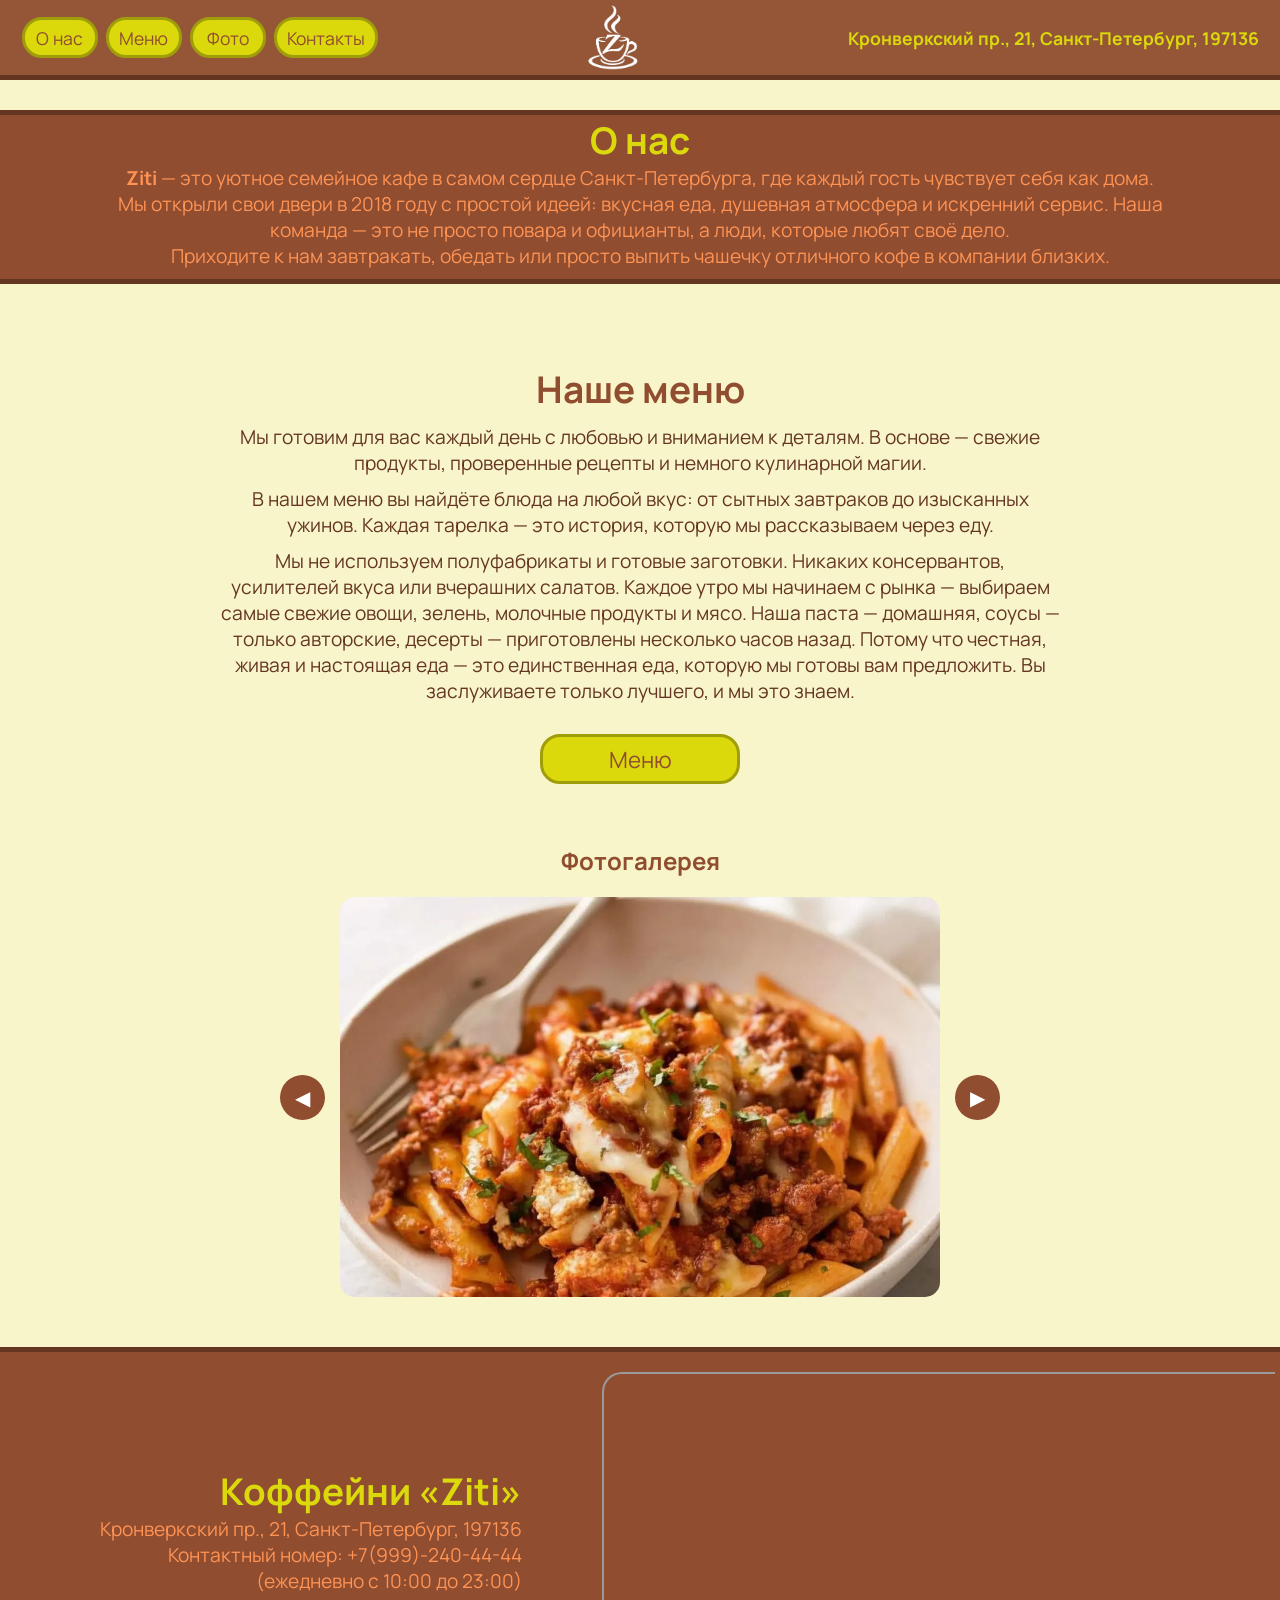
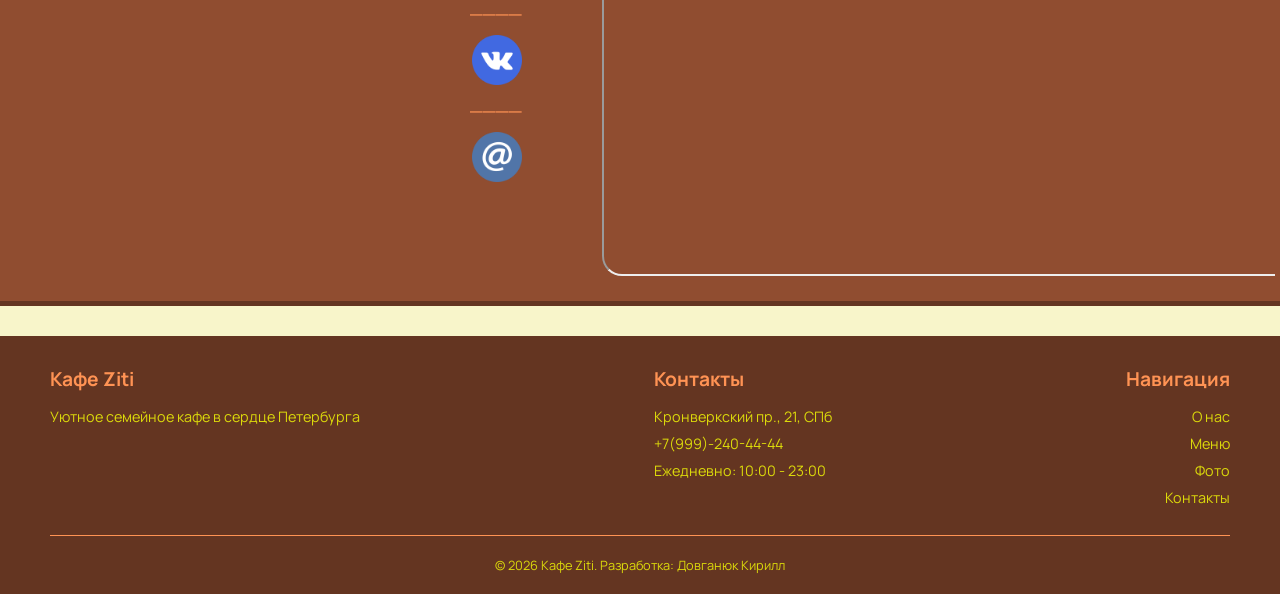
<file: index.html>
<!DOCTYPE html>
<html>

<head>
    <meta charset="UTF-8">
    <meta name="viewport" content="width=device-width, initial-scale=1.0">
    <link rel="stylesheet" href="style/style.css">
    <title>Кафе Ziti в Санкт-Петербурге</title>
    <script src="script/script.js" defer></script>
    <link rel="icon" href="images/logo.png" type="image/x-icon">
</head>

<body>
    <header>
        <div id="nav">
            <a href="#first">
                <div class="buttoms_header">О нас</div>
            </a>
            <a href="#info">
                <div class="buttoms_header">Меню</div>
            </a>
            <a href="#slider">
                <div class="buttoms_header">Фото</div>
            </a>
            <a href="#contacts">
                <div class="buttoms_header">Контакты</div>
            </a>
        </div>
        <a href="index.html">
            <div id="logo"><img src="images/logo.png" alt="Кафе Ziti"></div>
        </a>
        <a href="https://yandex.ru/maps/-/CPTjBSnR" target="_blank" id="adres">
            <div id="info_header">Кронверкский пр., 21, Санкт-Петербург, 197136</div>
        </a>
    </header>
    <main>
        <section id="first">
            <h1>О нас</h1>
            <article>
                <div>
                    <p><b>Ziti</b> — это уютное семейное кафе в самом сердце Санкт-Петербурга, где каждый
                        гость чувствует себя как дома.</p>
                    <p>Мы открыли свои двери в 2018 году с простой идеей: вкусная еда, душевная атмосфера и
                        искренний сервис. Наша команда — это не просто повара и официанты, а люди, которые
                        любят своё дело.</p>
                    <p>Приходите к нам завтракать, обедать или просто выпить чашечку отличного кофе в компании близких.
                    </p>
                </div>
            </article>
        </section>
        <section id="info">
            <h1>Наше меню</h1>
            <article>
                <div>
                    <p>Мы готовим для вас каждый день с любовью и вниманием к деталям. В основе — свежие продукты,
                        проверенные рецепты и немного кулинарной магии.</p>
                    <p>В нашем меню вы найдёте блюда на любой вкус: от сытных завтраков до изысканных ужинов. Каждая
                        тарелка — это история, которую мы рассказываем через еду.</p>
                    <p>Мы не используем полуфабрикаты и готовые заготовки. Никаких консервантов, усилителей вкуса или
                        вчерашних салатов. Каждое утро мы начинаем с рынка — выбираем самые свежие овощи, зелень,
                        молочные
                        продукты и мясо. Наша паста — домашняя, соусы — только авторские, десерты — приготовлены
                        несколько часов назад.
                        Потому что честная, живая и настоящая еда — это единственная еда, которую мы готовы вам
                        предложить. Вы заслуживаете только лучшего, и мы это знаем.</p>
                </div>
                <a href="menu.html"><button id="b_menu">Меню</button></a>
            </article>
        </section>
        <section id="slider">
            <h1>Фотогалерея</h1>
            <div class="slider">
                <button class="arrow left">◀</button>
                <div class="slider-images">
                    <img src="images/photo1.webp" alt="Блюдо 1" class="slide-img active">
                    <img src="images/photo2.webp" alt="Блюдо 2" class="slide-img">
                    <img src="images/photo3.png" alt="Блюдо 3" class="slide-img">
                    <img src="images/photo4.png" alt="Блюдо 4" class="slide-img">
                </div>
                <button class="arrow right">▶</button>
            </div>
        </section>
        <section id="contacts">
            <article>
                <h1>Коффейни «Ziti»</h1>
                <p>Кронверкский пр., 21, Санкт-Петербург, 197136</p>
                <p>Контактный номер: +7(999)-240-44-44</p>
                <p>(ежедневно с 10:00 до 23:00)</p>
                <p class="poloska">____</p>
                <a href="https://vk.com/" target="_blank"><img src="images/wk.png" alt="VK" width="50px"></a>
                <p class="poloska">____</p>
                <a href="https://mail.google.com/" target="_blank"><img src="images/gmail.png" alt="WK"
                        width="50px"></a>
            </article>
            <div style="position:relative;overflow:hidden;">
                <iframe
                    src="https://yandex.ru/map-widget/v1/?ll=30.319344%2C59.956957&mode=search&ol=geo&ouri=ymapsbm1%3A%2F%2Fgeo%3Fdata%3DCgoxNDk1NzY5MzA2ElzQoNC-0YHRgdC40Y8sINCh0LDQvdC60YIt0J_QtdGC0LXRgNCx0YPRgNCzLCDQmtGA0L7QvdCy0LXRgNC60YHQutC40Lkg0L_RgNC-0YHQv9C10LrRgiwgMjEvMiIKDeWN8kEV6NNvQg%2C%2C&z=18.73"
                    width="900" height="500" frameborder="1" allowfullscreen="true" style="position:relative;"></iframe>
            </div>
        </section>
    </main>

    <footer>
        <div class="footer-content">
            <div class="footer-section">
                <h3>Кафе Ziti</h3>
                <p>Уютное семейное кафе в сердце Петербурга</p>
            </div>
            <div class="footer-section">
                <h3>Контакты</h3>
                <p>Кронверкский пр., 21, СПб</p>
                <p>+7(999)-240-44-44</p>
                <p>Ежедневно: 10:00 - 23:00</p>
            </div>
            <div class="footer-section" id="footer_nav">
                <h3>Навигация</h3>
                <p><a href="#first">О нас</a></p>
                <p><a href="#info">Меню</a></p>
                <p><a href="#slider">Фото</a></p>
                <p><a href="#contacts">Контакты</a></p>
            </div>
        </div>
        <div class="footer-bottom">
            <p>© 2026 Кафе Ziti. Разработка: Довганюк Кирилл</p>
        </div>
    </footer>
</body>

</html>
</file>
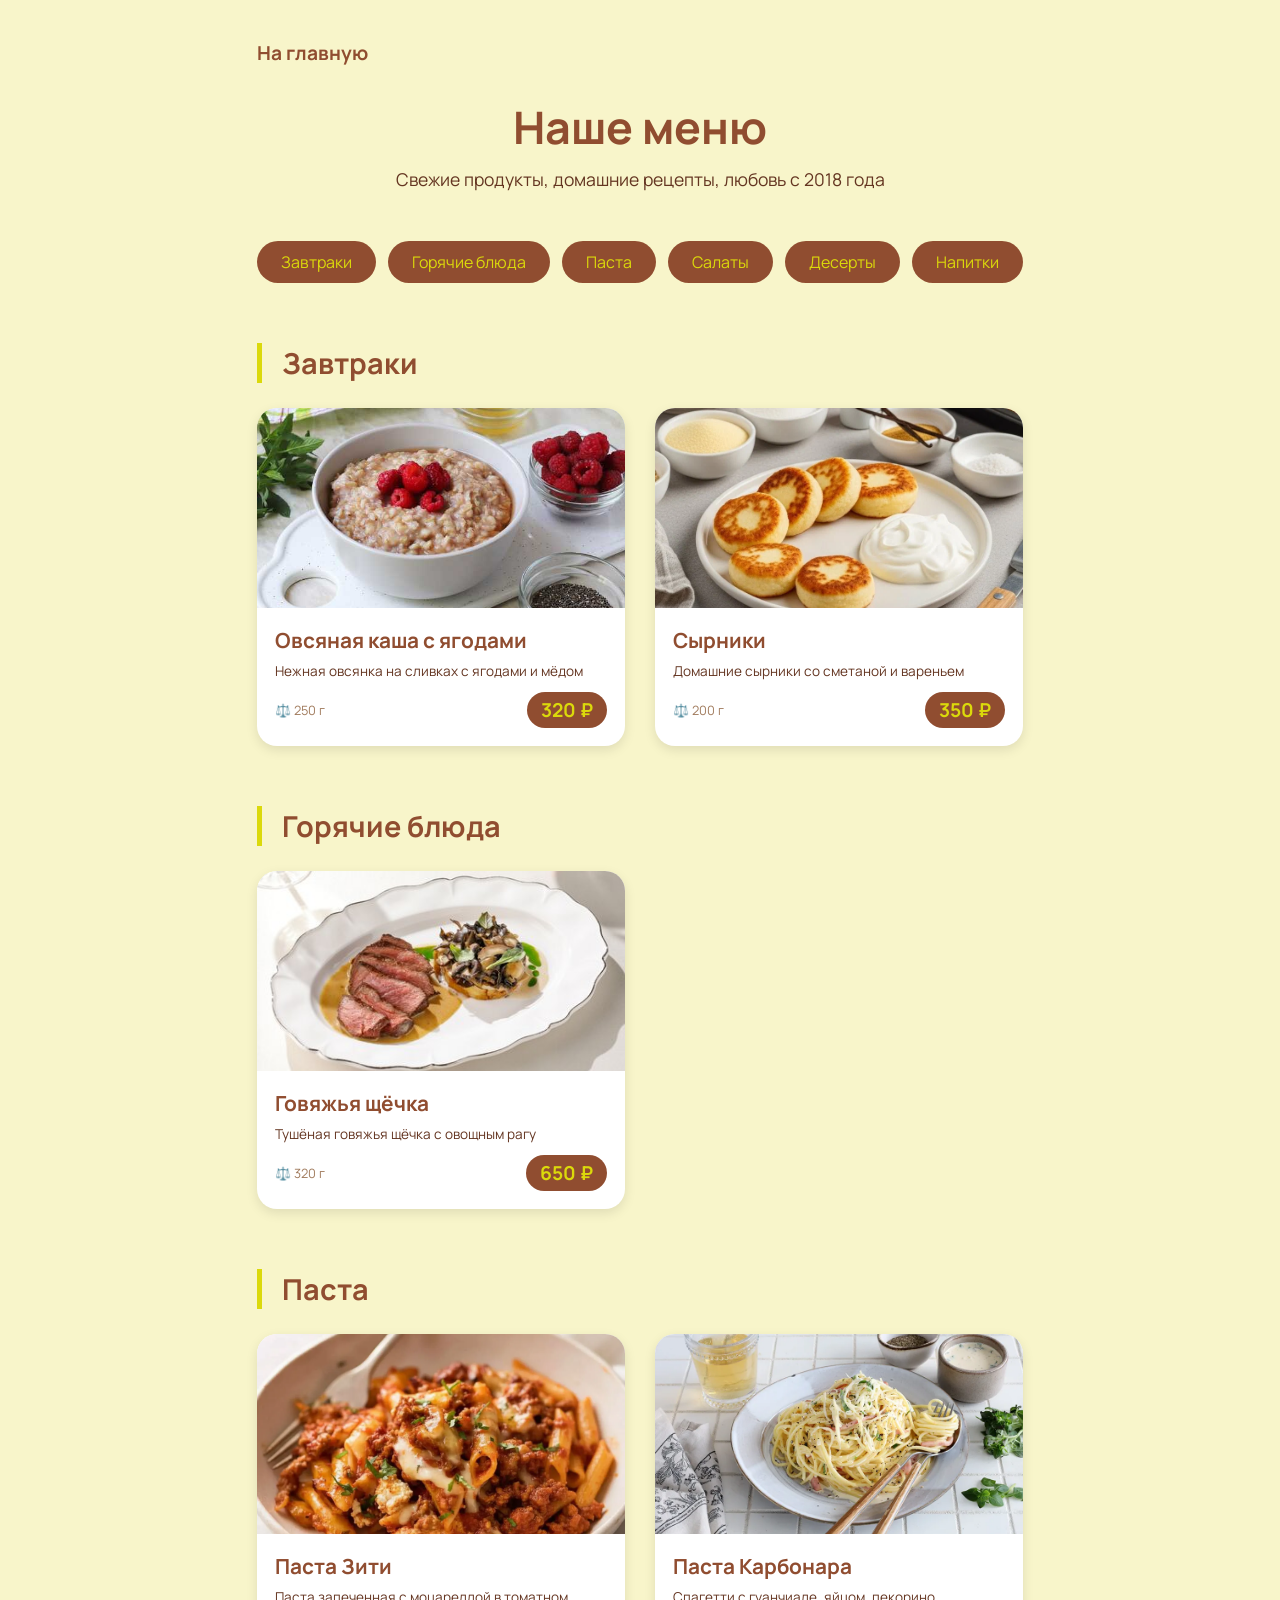
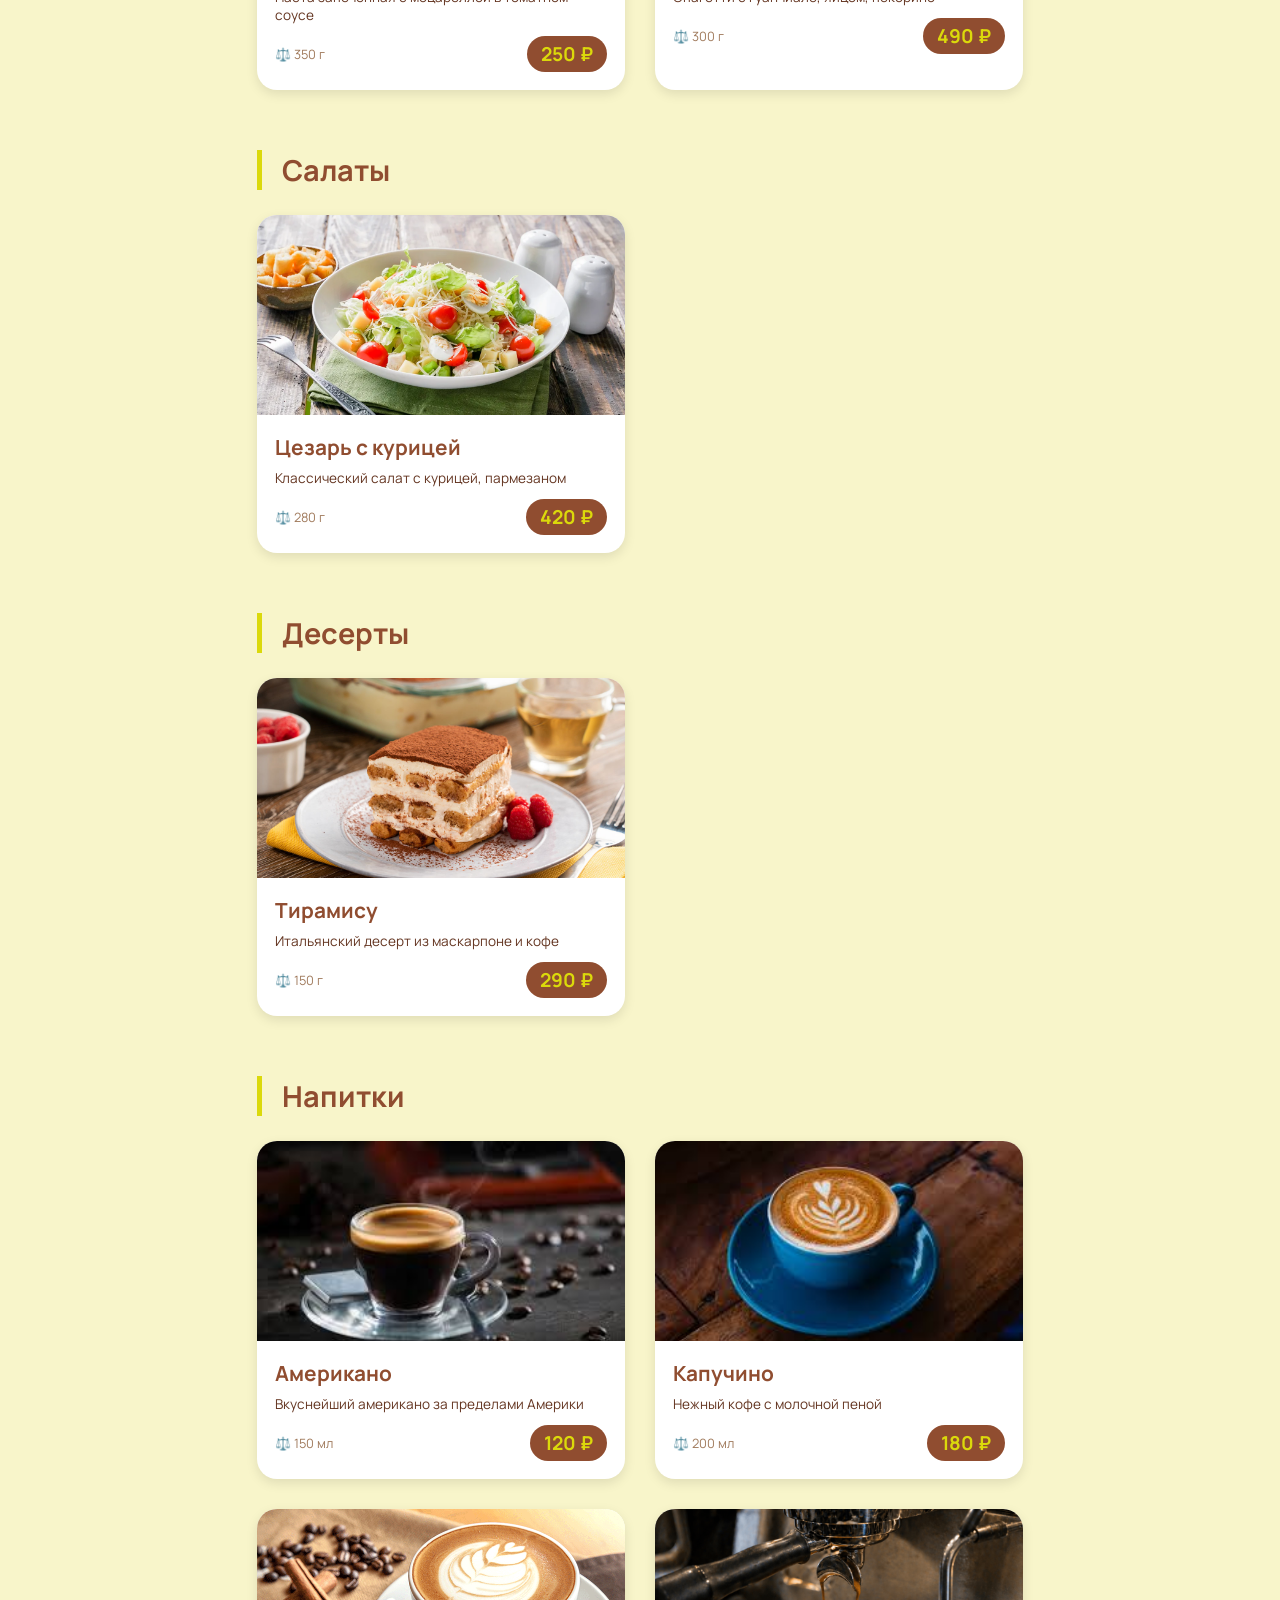
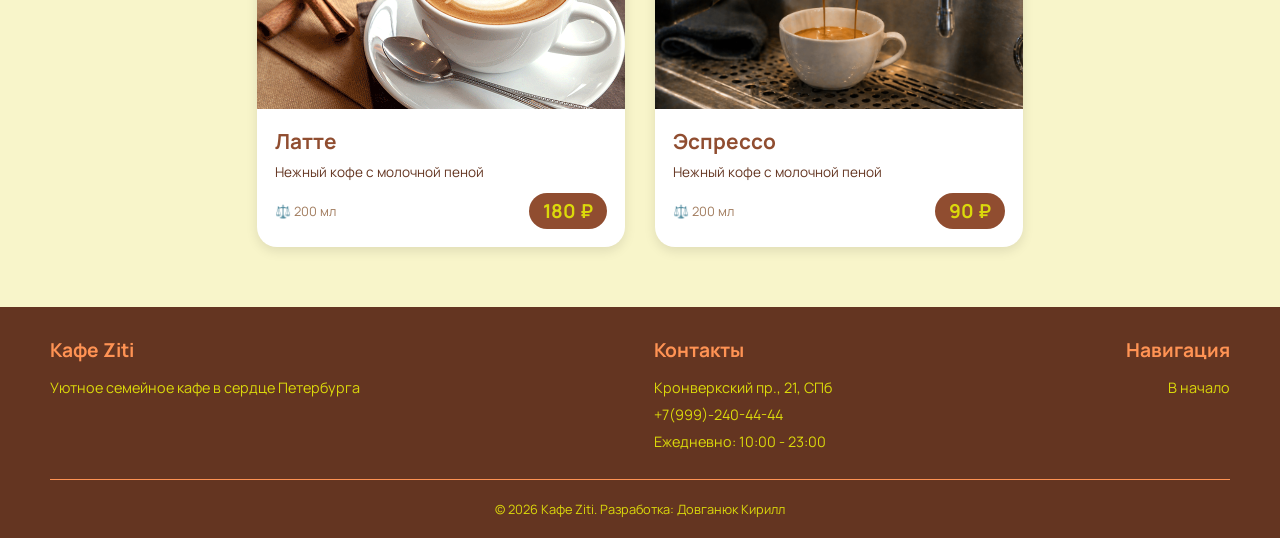
<file: menu.html>
<!DOCTYPE html>
<html lang="ru">

<head>
    <meta charset="UTF-8">
    <meta name="viewport" content="width=device-width, initial-scale=1.0">
    <title>Меню - Кафе Ziti</title>
    <link rel="stylesheet" href="style/style.css">
    <script src="script/menu.js" defer></script>
    <link rel="icon" href="images/logo.png" type="image/x-icon">
    <style>
        * {
            margin: 0;
            padding: 0;
            box-sizing: border-box;
        }

        body {
            background-color: #f8f5ca;
            padding: 40px 0px 0 0px;
        }
    </style>
</head>

<body>
    <div class="menu-container" id="up">
        <a href="index.html" class="back-link">На главную</a>

        <div class="menu-header">
            <h1>Наше меню</h1>
            <p>Свежие продукты, домашние рецепты, любовь с 2018 года</p>
        </div>

        <!-- Контейнер для кнопок-якорей -->
        <div class="anchor-categories" id="anchorCategories"></div>

        <!-- Контейнер для секций меню -->
        <div id="menuSections"></div>
    </div>

    <footer>
        <div class="footer-content">
            <div class="footer-section">
                <h3>Кафе Ziti</h3>
                <p>Уютное семейное кафе в сердце Петербурга</p>
            </div>
            <div class="footer-section">
                <h3>Контакты</h3>
                <p>Кронверкский пр., 21, СПб</p>
                <p>+7(999)-240-44-44</p>
                <p>Ежедневно: 10:00 - 23:00</p>
            </div>
            <div class="footer-section" id="footer_nav">
                <h3>Навигация</h3>
                <p><a href="#up">В начало</a></p>

            </div>
        </div>
        <div class="footer-bottom">
            <p>© 2026 Кафе Ziti. Разработка: Довганюк Кирилл</p>
        </div>
    </footer>
</body>

</html>
</file>
<file: style/style.css>
@import url('https://fonts.googleapis.com/css2?family=Manrope:wght@300;400;500;600;700;800&display=swap');

* {
    margin: 0;
    padding: 0;
    font-family: 'Manrope';
}

a {
    text-decoration: none;
}

html {
    height: 100%;
    scroll-behavior: smooth;
}

body {
    background-color: #f8f5ca;
    display: flex;
    flex-direction: column;
    min-height: 100vh;
}

header {
    position: sticky;
    top: 0;
    display: flex;
    flex-direction: row;
    justify-content: center;
    gap: 200px;
    background-color: rgba(144, 77, 48, 0.95);
    min-height: fit-content;
    color: #dbd90b;
    border-bottom: 5px solid #643521;
    padding: 0 20px;
    align-items: center;
    z-index: 100;
}

#nav {
    display: flex;
    flex-direction: row;
    gap: 8px;
    margin: 10px 0;
}

.buttoms_header {
    color: #904d30;
    font-size: 1.1rem;
    background-color: #dbd90b;
    border: 3px solid #a09d0a;
    height: 35px;
    min-height: fit-content;
    width: fit-content;
    min-width: 50px;
    padding: 0 10px;
    text-align: center;
    align-content: center;
    border-radius: 20px;
    transition: transform 0.1s ease;
    cursor: pointer;
}

.buttoms_header:hover {
    transform: scale(1.1);
}

#info_header {
    text-align: center;
    align-content: center;
    font-size: 1.1rem;
    font-weight: bold;
    margin: 10px 0;
}

header img {
    width: 70px;
}

#logo {
    display: flex;
    justify-content: center;
    align-items: center;
    margin: 5px 0;
}

#adres {
    color: #dbd90b;
}

main {
    flex: 1;
}

section {
    scroll-margin-top: 90px;
}

#first {
    display: flex;
    flex-direction: column;
    min-width: fit-content;
    margin: 30px 0 0 0;
    color: #dbd90b;
    background-color: #904d30;
    border-top: 5px solid #643521;
    border-bottom: 5px solid #643521;
    align-items: center;
    padding: 0 100px 10px 100px;
}

#first h1 {
    font-size: 2.3rem;
}

#first article {
    color: #ff9354;
    font-size: 1.2rem;
    text-align: center;
    min-width: fit-content;
}

#info {
    display: flex;
    flex-direction: column;
    min-width: fit-content;
    margin: 80px 20px 0 20px;
    color: #904d30;
    align-items: center;
    padding: 0 200px 10px 200px;
}

#info h1 {
    font-size: 2.3rem;
}

#info article {
    color: #643521;
    font-size: 1.2rem;
    text-align: center;
    min-width: fit-content;
    margin-top: 10px;
}

#info article div {
    margin-bottom: 30px;
}

#info article div p {
    margin-bottom: 10px;
}

#b_menu {
    width: 200px;
    min-width: fit-content;
    height: 50px;
    min-height: fit-content;
    background-color: #dbd90b;
    border: 3px solid #a09d0a;
    border-radius: 20px;
    font-size: 1.4rem;
    color: #904d30;
    cursor: pointer;
    transition: all 0.3s ease;
}

#b_menu:hover {
    color: #dbd90b;
    background-color: #904d30;
    border-color: #643521;
}

#slider {
    text-align: center;
    margin: 50px auto;
    max-width: 800px;
}

#slider h1 {
    color: #904d30;
    margin-bottom: 20px;
}

.slider {
    display: flex;
    align-items: center;
    justify-content: center;
    gap: 15px;
    position: relative;
}

.slider-images {
    width: 600px;
    height: 400px;
    position: relative;
    overflow: hidden;
    border-radius: 15px;
}

.slide-img {
    width: 100%;
    height: 100%;
    object-fit: cover;
    position: absolute;
    top: 0;
    left: 0;
    opacity: 0;
    transition: opacity 0.2s ease;
    z-index: 1;
}

.slide-img.active {
    opacity: 1;
}

.arrow {
    background-color: #904d30;
    color: white;
    border: none;
    width: 45px;
    height: 45px;
    border-radius: 50%;
    font-size: 20px;
    cursor: pointer;
    transition: background-color 0.2s;
}

.arrow:hover {
    background-color: #dbd90b;
    color: #643521;
}

#contacts {
    display: flex;
    flex-direction: row;
    justify-content: center;
    gap: 80px;
    min-width: fit-content;
    margin: 30px 0px 30px 0px;
    background-color: #904d30;
    border-top: 5px solid #643521;
    border-bottom: 5px solid #643521;
    align-items: center;
    padding: 20px 100px 20px 100px;
}

#contacts article {
    display: flex;
    flex-direction: column;
    color: #ff9354;
    font-size: 1.2rem;
    text-align: right;
    min-width: fit-content;
}

#contacts article h1 {
    font-size: 2.3rem;
    color: #dbd90b;
}

iframe {
    border-radius: 20px;
}

footer {
    background-color: #643521;
    color: #dbd90b;
    padding: 30px 50px 20px;
}

.footer-content {
    display: flex;
    flex-wrap: wrap;
    justify-content: space-between;
    gap: 40px;
    max-width: 1200px;
    margin: 0 auto;
}

.footer-section h3 {
    color: #ff9354;
    margin-bottom: 15px;
    font-size: 1.2rem;
}

.footer-section p {
    margin: 8px 0;
    font-size: 0.9rem;
}

.footer-section a {
    color: #dbd90b;
}

.footer-section a:hover {
    color: #ff9354;
}

#footer_nav {
    text-align: right;
}

.footer-bottom {
    text-align: center;
    padding-top: 20px;
    margin-top: 20px;
    border-top: 1px solid #ff9354;
    font-size: 0.8rem;
}

.menu-container {
    max-width: 1200px;
    margin: 0 auto;
}

.menu-header {
    text-align: center;
    margin-bottom: 40px;
}

.menu-header h1 {
    color: #904d30;
    font-size: 2.8rem;
    margin-bottom: 10px;
}

.menu-header p {
    color: #643521;
    font-size: 1.1rem;
}

.anchor-categories {
    display: flex;
    flex-wrap: wrap;
    justify-content: center;
    gap: 12px;
    margin-bottom: 50px;
    background-color: rgba(248, 245, 202, 0.7);
    position: sticky;
    top: 20px;
    padding: 10px 0;
    z-index: 10;
}

.anchor-link {
    background-color: #904d30;
    color: #dbd90b;
    text-decoration: none;
    padding: 10px 24px;
    border-radius: 30px;
    font-size: 1rem;
    transition: all 0.2s;
}

.anchor-link:hover {
    background-color: #dbd90b;
    color: #904d30;
}

.category-section {
    margin-bottom: 60px;
    scroll-margin-top: 100px;
}

.category-title {
    color: #904d30;
    font-size: 1.8rem;
    border-left: 5px solid #dbd90b;
    padding-left: 20px;
    margin-bottom: 25px;
}

.menu-grid {
    display: grid;
    grid-template-columns: repeat(auto-fill, minmax(300px, 1fr));
    gap: 30px;
}

.menu-card {
    background-color: white;
    border-radius: 20px;
    overflow: hidden;
    box-shadow: 0 4px 12px rgba(0, 0, 0, 0.1);
}

.menu-card img {
    width: 100%;
    height: 200px;
    object-fit: cover;
    display: block;
}

.card-content {
    padding: 18px;
}

.card-content h3 {
    color: #904d30;
    font-size: 1.3rem;
    margin-bottom: 8px;
}

.card-desc {
    color: #643521;
    font-size: 0.85rem;
    margin-bottom: 12px;
}

.card-footer {
    display: flex;
    justify-content: space-between;
    align-items: center;
    margin-top: 12px;
}

.weight {
    color: #a07a5c;
    font-size: 0.8rem;
}

.price {
    background-color: #904d30;
    color: #dbd90b;
    padding: 5px 14px;
    border-radius: 30px;
    font-weight: bold;
    font-size: 1.2rem;
}

.back-link {
    display: inline-block;
    margin-bottom: 30px;
    color: #904d30;
    text-decoration: none;
    font-weight: bold;
    font-size: 1.2rem;
}

.back-link:hover {
    text-decoration: underline;
}

.poloska {
    padding-bottom: 10px;
    margin-bottom: 5px;
}

@media (max-width: 1024px) {
    header {
        gap: 80px;
        padding: 0 15px;
    }

    #first {
        padding: 0 40px 10px 40px;
    }

    #info {
        padding: 0 80px 10px 80px;
        margin: 60px 10px 0 10px;
    }

    #contacts {
        flex-wrap: wrap;
        justify-content: center;
        gap: 30px;
        padding: 20px 30px;
    }

    #contacts article {
        text-align: center;
        align-items: center;
        font-size: 1.1rem;
    }

    #contacts article h1 {
        font-size: 2rem;
    }

    iframe {
        width: 100%;
        max-width: 600px;
        height: 400px;
        border-radius: 15px;
    }

    .menu-header h1 {
        font-size: 2.4rem;
    }
}

@media (max-width: 768px) {
    header {
        gap: 20px;
        padding: 0 10px;
        flex-wrap: nowrap;
        justify-content: space-between;
    }

    #info_header {
        display: none;
    }

    header img {
        width: 50px;
    }

    #logo {
        margin: 5px 0;
    }

    .buttoms_header {
        font-size: 0.9rem;
        height: 30px;
        min-width: 40px;
        padding: 0 8px;
        border-width: 2px;
    }

    #nav {
        gap: 5px;
        margin: 8px 0;
    }

    #first {
        padding: 0 20px 10px 20px;
        margin: 20px 0 0 0;
    }

    #first h1 {
        font-size: 1.8rem;
    }

    #first article {
        font-size: 1rem;
    }

    #info {
        padding: 0 20px 10px 20px;
        margin: 40px 10px 0 10px;
    }

    #info h1 {
        font-size: 1.8rem;
    }

    #info article {
        font-size: 1rem;
    }

    #b_menu {
        width: 160px;
        height: 44px;
        font-size: 1.2rem;
    }

    #slider {
        margin: 30px auto;
        max-width: 100%;
        padding: 0 10px;
    }

    .slider-images {
        width: 100%;
        height: auto;
        aspect-ratio: 3/2;
        max-width: 500px;
        margin: 0 auto;
    }

    .arrow {
        width: 35px;
        height: 35px;
        font-size: 16px;
    }

    #contacts {
        flex-direction: column;
        gap: 20px;
        padding: 20px 15px;
        margin: 20px 0;
        align-items: center;
        text-align: center;
    }

    #contacts article {
        text-align: center;
        align-items: center;
        font-size: 1rem;
    }

    #contacts article h1 {
        font-size: 1.8rem;
    }

    iframe {
        width: 100%;
        height: 300px;
        border-radius: 15px;
    }

    .footer-content {
        flex-direction: column;
        text-align: center;
        gap: 20px;
    }

    #footer_nav {
        text-align: center;
    }

    footer {
        padding: 20px;
    }

    .menu-header h1 {
        font-size: 2rem;
    }

    .menu-header p {
        font-size: 1rem;
    }

    .anchor-link {
        padding: 8px 16px;
        font-size: 0.9rem;
    }

    .category-title {
        font-size: 1.5rem;
        padding-left: 15px;
    }

    .menu-grid {
        grid-template-columns: 1fr;
        gap: 20px;
    }

    .menu-card img {
        height: 180px;
    }

    .card-content h3 {
        font-size: 1.1rem;
    }

    .price {
        font-size: 1rem;
        padding: 4px 12px;
    }

    .back-link {
        font-size: 1rem;
        margin-bottom: 20px;
    }
}

@media (max-width: 480px) {
    header {
        gap: 10px;
        padding: 0 5px;
    }

    .buttoms_header {
        font-size: 0.75rem;
        height: 26px;
        min-width: 32px;
        padding: 0 5px;
        border-width: 2px;
    }

    header img {
        width: 40px;
    }

    #nav {
        gap: 4px;
    }

    #first h1 {
        font-size: 1.5rem;
    }

    #first article {
        font-size: 0.9rem;
    }

    #info h1 {
        font-size: 1.5rem;
    }

    #info article {
        font-size: 0.9rem;
    }

    #b_menu {
        width: 140px;
        height: 40px;
        font-size: 1rem;
    }

    #contacts article h1 {
        font-size: 1.5rem;
    }

    iframe {
        height: 220px;
    }

    .slider-images {
        max-width: 100%;
    }

    .arrow {
        width: 30px;
        height: 30px;
        font-size: 14px;
    }

    .menu-header h1 {
        font-size: 1.6rem;
    }

    .anchor-link {
        padding: 6px 12px;
        font-size: 0.8rem;
        border-radius: 20px;
    }

    .category-title {
        font-size: 1.2rem;
        padding-left: 10px;
        border-left-width: 3px;
    }

    .menu-card img {
        height: 150px;
    }

    .card-content {
        padding: 12px;
    }

    .card-content h3 {
        font-size: 1rem;
    }

    .card-desc {
        font-size: 0.8rem;
    }

    .price {
        font-size: 0.9rem;
        padding: 3px 10px;
    }

    .weight {
        font-size: 0.7rem;
    }
}
</file>
